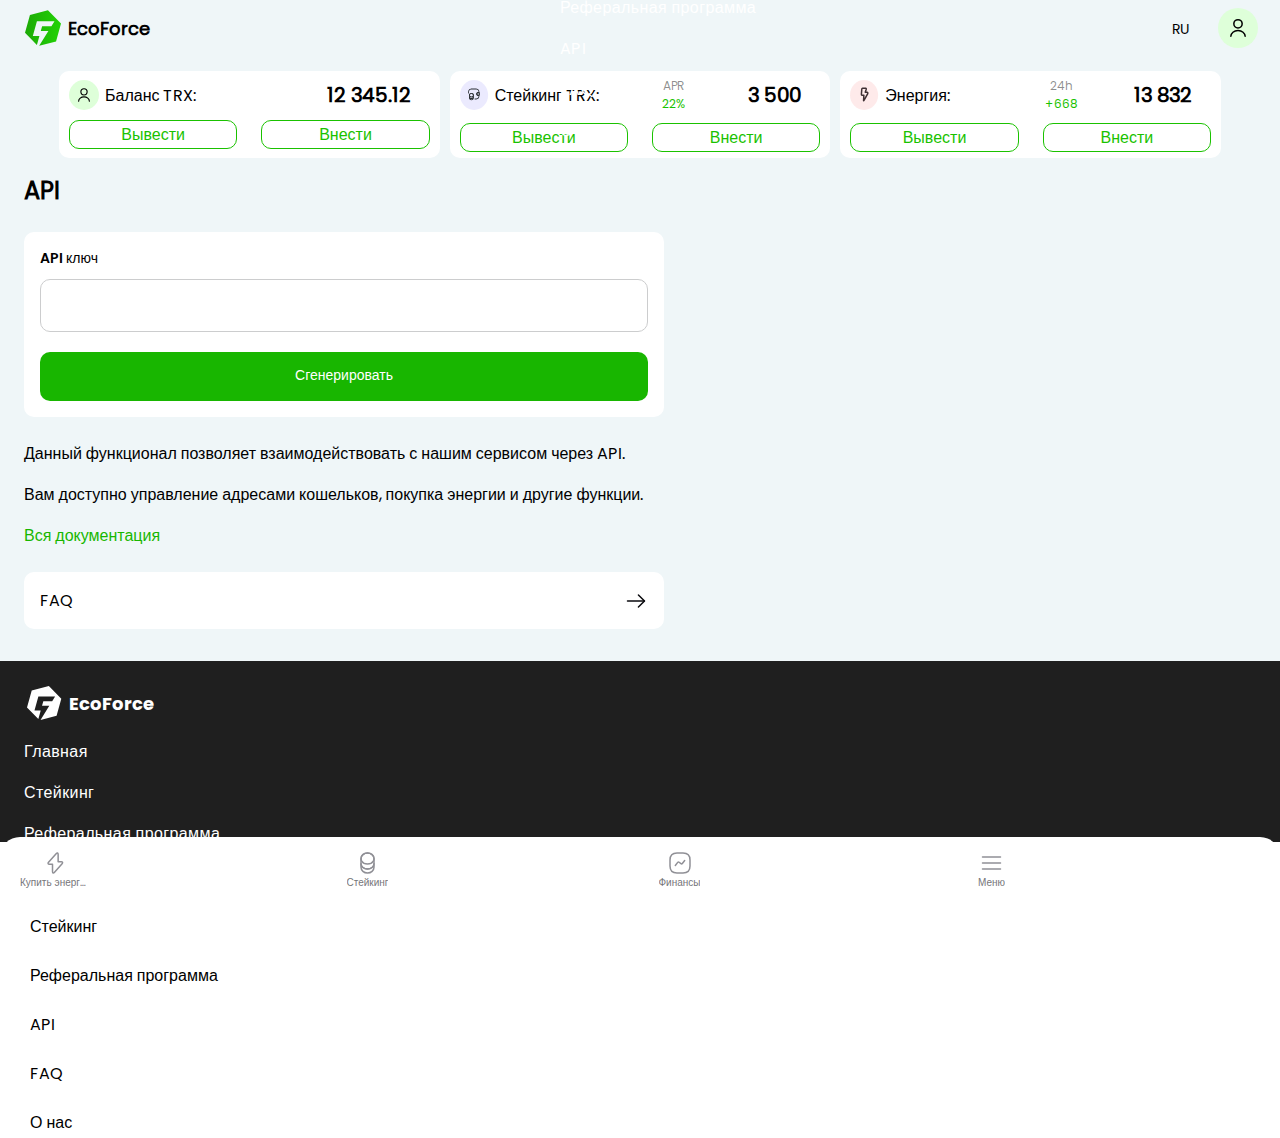
<file: api.html>
<!DOCTYPE html>
<html lang="ru">
  <head>
    <meta charset="UTF-8" />
    <meta name="viewport" content="width=device-width, initial-scale=1.0" />
    <title>Referal</title>
    <link rel="icon" href="./svg/favicon.svg">
    <link rel="stylesheet" href="./styles/globals.css">
    <link rel="stylesheet" href="./fonts/fonts.css">
    <link rel="stylesheet" href="./styles/style.css">
    <link rel="stylesheet" href="./styles/log.css">
    <link rel="stylesheet" href="./styles/stacking.css">
    <link rel="stylesheet" href="./styles/api.css">
  </head>
  <body class="page">
    <header class="header">
      <div class="header-logo-contetnt go-title">
        <img src="./svg/favicon.svg" alt="Логотип" class="logo">
        <span class="logo-text">EcoForce</span>
      </div>
      <ul class="footer-navigation header-nav">
        <li class="navig-text-li">
          <span class="navig-text go-title">Главная</span>
        </li>
        <li class="navig-text-li">
          <span class="navig-text go-stacking">Стейкинг</span>
        </li>
        <li class="navig-text-li">
          <span class="navig-text go-ref">Реферальная программа</span>
        </li>
        <li class="navig-text-li">
          <span class="navig-text go-api">API</span>
        </li>
        <li class="navig-text-li">
          <span class="navig-text go-faq">FAQ</span>
        </li>
        <li class="navig-text-li">
          <span class="navig-text">О нас</span>
        </li>
      </ul>
      <div class="header-buttons">
        <button class="change-lang-btn">
          <span class="change-lang-text">ru</span>
        </button>
        <button class="header-login-btn">
          <img src="./svg/user.svg">
        </button>
        <div class="login-logout" onclick="window.location.href='./unloged.html'">
          <img src="./svg/logout.svg">
          <span>Выход</span>
        </div>
      </div>
      <div class="logout-backdrops"></div>
    </header>
    <section class="log-info">
      <ul class="log-list">
        <li class="log-card">
          <div class="log-content user-content">
            <img src="./svg/user.svg" class="log-svg">
            <div class="log-text">
              <span>Баланс TRX:</span>
              <div class="log-card-info">
                <span class="text-balance">12 345.12</span>
              </div>
            </div>
          </div>
          <div class="log-buttons">
            <button class="log-btn">
              <span class="log-btn-text">Вывести</span>
            </button>
            <button class="log-btn">
              <span class="log-btn-text">Внести</span>
            </button>
          </div>
          <img src="./svg/more.svg" class="more-btn">
        </li>
        <li class="log-card">
          <div class="log-content">
            <img src="./svg/stacking.svg" class="log-svg">
            <div class="log-text">
                <span>Стейкинг TRX:</span>
                <div class="time-info">
                  <span class="name-info">APR</span>
                  <span class="number-info">22%</span>
                </div>
              <span class="text-balance">3 500</span>
            </div>
          </div>
          <div class="log-buttons">
            <button class="log-btn">
              <span class="log-btn-text">Вывести</span>
            </button>
            <button class="log-btn">
              <span class="log-btn-text">Внести</span>
            </button>
          </div>
          <img src="./svg/more.svg" class="more-btn">
        </li>
        <li class="log-card">
          <div class="log-content">
            <img src="./svg/log-energy.svg" class="log-svg">
            <div class="log-text">
                <span>Энергия:</span>
                <div class="time-info center-info">
                  <span class="name-info">24h</span>
                  <span class="number-info">+668</span>
                </div>
              <span class="text-balance">13 832</span>
            </div>
          </div>
          <div class="log-buttons">
            <button class="log-btn">
              <span class="log-btn-text">Вывести</span>
            </button>
            <button class="log-btn">
              <span class="log-btn-text">Внести</span>
            </button>
          </div>
          <img src="./svg/more.svg" class="more-btn">
        </li>
      </ul>
    </section>
    <main class="main hidden">
      <h2 class="api-title">API</h2>
      <section class="api-key-sec">
        <h3 class="api-key-title">API ключ</h3>
        <input type="text" class="api-key-input">
        <button class="api-key-btn">
          Сгенерировать
        </button>
      </section>
      <section class="api-about-sec">
        <p class="api-about-text">
          Данный функционал позволяет взаимодействовать с нашим сервисом через API.
        </p>
        <p class="api-about-text">
          Вам доступно управление адресами кошельков, покупка энергии и другие функции.
        </p>
        <span class="api-about-text-accent">Вся документация</span>
      </section>
      <section class="api-refac-faq go-faq">
        <span class="api-refac-text">FAQ</span>
        <img src="./svg/arrow.svg">
      </section>
    </main>
    <footer class="footer">
      <div class="footer-main">
        <div class="footer-logo-content">
          <img src="./svg/logo__final.svg">
          <span class="logo-text footer-logo-text">EcoForce</span>
        </div>
        <ul class="footer-navigation">
          <li class="navig-text-li">
            <span class="navig-text go-title">Главная</span>
          </li>
          <li class="navig-text-li">
            <span class="navig-text go-stacking">Стейкинг</span>
          </li>
          <li class="navig-text-li">
            <span class="navig-text go-ref">Реферальная программа</span>
          </li>
          <li class="navig-text-li">
            <span class="navig-text go-api">API</span>
          </li>
          <li class="navig-text-li">
            <span class="navig-text go-faq">FAQ</span>
          </li>
          <li class="navig-text-li">
            <span class="navig-text">О нас</span>
          </li>
        </ul>
      </div>
      <div class="footer-police">
        <span class="support-text">Техподдержка: <a href="#" class="support-tg">@tg_address</a></span>
        <div class="footer-low">
          <span class="copyright">©2025, EcoForce</span>
          <a href="#" class="police-privacy">Политика конфиденциальности</a>
        </div>
      </div>
    </footer>
    <menu class="menu-phone">
      <div class="menu-list-pos">
        <button class="menu-phone-btn">
          <img src="./svg/flash.svg">
          <span class="phone-btn-text">Купить энергию</span>
        </button>
        <button class="menu-phone-btn go-stacking">
          <img src="./svg/coin.svg">
          <span class="phone-btn-text">Стейкинг</span>
        </button>
        <button class="menu-phone-btn">
          <img src="./svg/activity.svg">
          <span class="phone-btn-text">Финансы</span>
        </button>
        <button class="menu-phone-btn" id="menu-phone">
          <svg width="25" height="24" viewBox="0 0 25 24" fill="none" xmlns="http://www.w3.org/2000/svg">
            <path d="M3.5 6H21.5" stroke="#909096" stroke-width="1.5" stroke-linecap="round"/>
            <path d="M3.5 12H21.5" stroke="#909096" stroke-width="1.5" stroke-linecap="round"/>
            <path d="M3.5 18H21.5" stroke="#909096" stroke-width="1.5" stroke-linecap="round"/>
          </svg> 
          <span class="phone-btn-text">Меню</span>
        </button>
        <ul class="menu-list">
          <li class="menu-text-li">
            <span class="menu-text go-title close-menu">Главная</span>
          </li>
          <li class="menu-text-li">
            <span class="menu-text go-stacking close-menu">Стейкинг</span>
          </li>
          <li class="menu-text-li">
            <span class="menu-text close-menu go-ref">Реферальная программа</span>
          </li>
          <li class="menu-text-li">
            <span class="menu-text close-menu go-api">API</span>
          </li>
          <li class="menu-text-li">
            <span class="menu-text close-menu go-faq">FAQ</span>
          </li>
          <li class="menu-text-li">
            <span class="menu-text close-menu">О нас</span>
          </li>
          <button class="menu-list-btn">
            <img src="./svg/close_24.svg" alt="">
          </button>
        </ul>
        <div class="menu-list-back"></div>
      </div>
    </menu>
    <script src="./scripts/script.js"></script>
    <script src="./scripts/log.js"></script>
  </body>
</html>
</file>
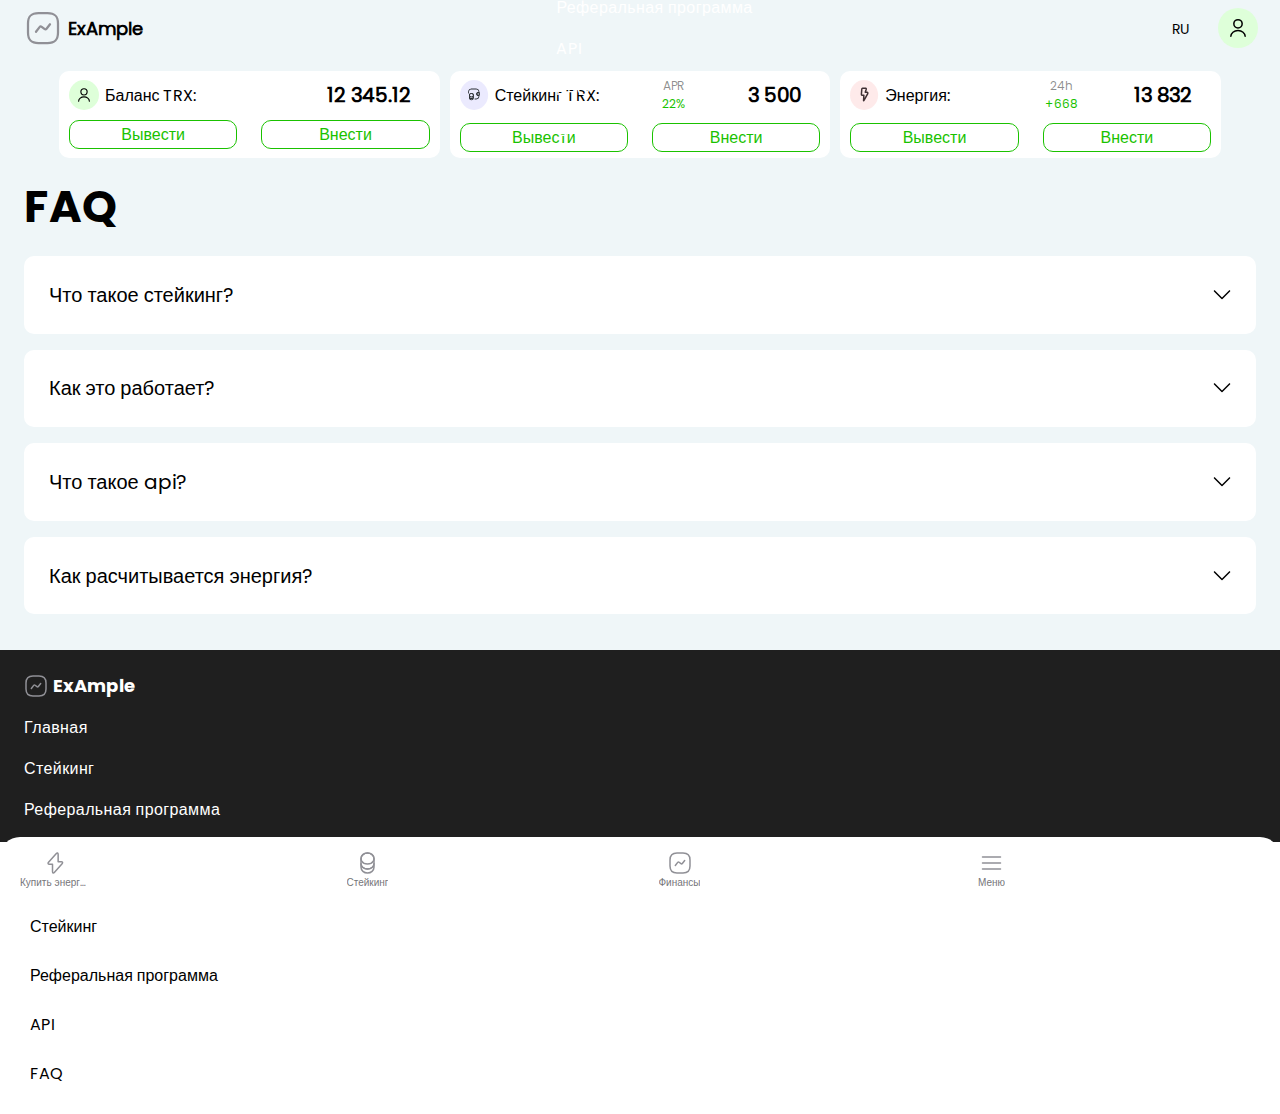
<file: faq.html>
<!DOCTYPE html>
<html lang="ru">
  <head>
    <meta charset="UTF-8" />
    <meta name="viewport" content="width=device-width, initial-scale=1.0" />
    <title>FAQ</title>
    <link rel="icon" href="./svg/activity.svg">
    <link rel="stylesheet" href="./styles/globals.css">
    <link rel="stylesheet" href="./fonts/fonts.css">
    <link rel="stylesheet" href="./styles/style.css">
    <link rel="stylesheet" href="./styles/log.css">
    <link rel="stylesheet" href="./styles/stacking.css">
    <link rel="stylesheet" href="./styles/faq.css">
  </head>
  <body class="page">
    <header class="header">
      <div class="header-logo-contetnt go-title">
        <img src="./svg/activity.svg" alt="Логотип" class="logo">
        <span class="logo-text">ExAmple</span>
      </div>
      <ul class="footer-navigation header-nav">
        <li class="navig-text-li">
          <span class="navig-text go-title">Главная</span>
        </li>
        <li class="navig-text-li">
          <span class="navig-text go-stacking">Стейкинг</span>
        </li>
        <li class="navig-text-li">
          <span class="navig-text go-ref">Реферальная программа</span>
        </li>
        <li class="navig-text-li">
          <span class="navig-text go-api">API</span>
        </li>
        <li class="navig-text-li">
          <span class="navig-text go-faq">FAQ</span>
        </li>
        <li class="navig-text-li">
          <span class="navig-text">О нас</span>
        </li>
      </ul>
      <div class="header-buttons">
        <button class="change-lang-btn">
          <span class="change-lang-text">ru</span>
        </button>
        <button class="header-login-btn">
          <img src="./svg/user.svg">
        </button>
        <div class="login-logout" onclick="window.location.href='./unloged.html'">
          <img src="./svg/logout.svg">
          <span>Выход</span>
        </div>
      </div>
      <div class="logout-backdrops"></div>
    </header>
    <section class="log-info">
      <ul class="log-list">
        <li class="log-card">
          <div class="log-content user-content">
            <img src="./svg/user.svg" class="log-svg">
            <div class="log-text">
              <span>Баланс TRX:</span>
              <div class="log-card-info">
                <span class="text-balance">12 345.12</span>
              </div>
            </div>
          </div>
          <div class="log-buttons">
            <button class="log-btn">
              <span class="log-btn-text">Вывести</span>
            </button>
            <button class="log-btn">
              <span class="log-btn-text">Внести</span>
            </button>
          </div>
          <img src="./svg/more.svg" class="more-btn">
        </li>
        <li class="log-card">
          <div class="log-content">
            <img src="./svg/stacking.svg" class="log-svg">
            <div class="log-text">
                <span>Стейкинг TRX:</span>
                <div class="time-info">
                  <span class="name-info">APR</span>
                  <span class="number-info">22%</span>
                </div>
              <span class="text-balance">3 500</span>
            </div>
          </div>
          <div class="log-buttons">
            <button class="log-btn">
              <span class="log-btn-text">Вывести</span>
            </button>
            <button class="log-btn">
              <span class="log-btn-text">Внести</span>
            </button>
          </div>
          <img src="./svg/more.svg" class="more-btn">
        </li>
        <li class="log-card">
          <div class="log-content">
            <img src="./svg/log-energy.svg" class="log-svg">
            <div class="log-text">
                <span>Энергия:</span>
                <div class="time-info center-info">
                  <span class="name-info">24h</span>
                  <span class="number-info">+668</span>
                </div>
              <span class="text-balance">13 832</span>
            </div>
          </div>
          <div class="log-buttons">
            <button class="log-btn">
              <span class="log-btn-text">Вывести</span>
            </button>
            <button class="log-btn">
              <span class="log-btn-text">Внести</span>
            </button>
          </div>
          <img src="./svg/more.svg" class="more-btn">
        </li>
      </ul>
    </section>
    <main class="main hidden">
      <h2 class="faq-title">FAQ</h2>
      <ul class="faq-list">
        <li class="faq-card">
          <div class="faq-card-head">
            <h3 class="faq-card-title">Что такое стейкинг?</h3>
            <img src="./svg/service-list.svg" class="faq-list-scg">
          </div>
          <div class="faq-card-main">
            <span class="faq-answer">Стейкинг (staking) — это процесс блокировки криптовалюты 
              на определённый срок для поддержки работы блокчейна и 
              получения вознаграждения.
            </span>
          </div>
        </li>
        <li class="faq-card">
          <div class="faq-card-head">
            <h3 class="faq-card-title">Как это работает?</h3>
            <img src="./svg/service-list.svg" class="faq-list-scg">
          </div>
          <div class="faq-card-main">
            <span class="faq-answer">Некоторые блокчейны используют алгоритм Proof 
              of Stake (PoS) и его вариации (например, Delegated PoS, Liquid PoS, 
              Proof of Staked Authority). В отличие от Proof of Work (PoW), где сеть 
              поддерживают майнеры, здесь валидаторы (держатели криптовалюты) подтверждают 
              транзакции, блокируя свои монеты в сети.
            </span>
          </div>
        </li>
        <li class="faq-card">
          <div class="faq-card-head">
            <h3 class="faq-card-title">Что такое api?</h3>
            <img src="./svg/service-list.svg" class="faq-list-scg">
          </div>
          <div class="faq-card-main">
            <span class="faq-answer">API (Application Programming Interface) — 
              это интерфейс для взаимодействия между программами. Он определяет, 
              как одна программа может запрашивать данные или функциональность у другой.
            </span>
          </div>
        </li>
        <li class="faq-card">
          <div class="faq-card-head">
            <h3 class="faq-card-title">Как расчитывается энергия?</h3>
            <img src="./svg/service-list.svg" class="faq-list-scg">
          </div>
          <div class="faq-card-main">
            <span class="faq-answer">Энергия рассчитывается 
              как сумма активности пользователей и скорости транзакций, умноженная 
              на коэффициент стабильности работы. Чем больше транзакций, 
              выше вовлечённость пользователей и стабильнее сайт, тем выше его "энергия".
            </span>
          </div>
        </li>
      </ul>
    </main>
    <footer class="footer">
      <div class="footer-main">
        <div class="footer-logo-content">
          <img src="./svg/activity.svg">
          <span class="logo-text footer-logo-text">ExAmple</span>
        </div>
        <ul class="footer-navigation">
          <li class="navig-text-li">
            <span class="navig-text go-title">Главная</span>
          </li>
          <li class="navig-text-li">
            <span class="navig-text go-stacking">Стейкинг</span>
          </li>
          <li class="navig-text-li">
            <span class="navig-text go-ref">Реферальная программа</span>
          </li>
          <li class="navig-text-li">
            <span class="navig-text go-api">API</span>
          </li>
          <li class="navig-text-li">
            <span class="navig-text go-faq">FAQ</span>
          </li>
          <li class="navig-text-li">
            <span class="navig-text">О нас</span>
          </li>
        </ul>
      </div>
      <div class="footer-police">
        <span class="support-text">Техподдержка: <a href="#" class="support-tg">@tg_address</a></span>
        <div class="footer-low">
          <span class="copyright">©2025, EcoForce</span>
          <a href="#" class="police-privacy">Политика конфиденциальности</a>
        </div>
      </div>
    </footer>
    <menu class="menu-phone">
      <div class="menu-list-pos">
        <button class="menu-phone-btn">
          <img src="./svg/flash.svg">
          <span class="phone-btn-text">Купить энергию</span>
        </button>
        <button class="menu-phone-btn go-stacking">
          <img src="./svg/coin.svg">
          <span class="phone-btn-text">Стейкинг</span>
        </button>
        <button class="menu-phone-btn">
          <img src="./svg/activity.svg">
          <span class="phone-btn-text">Финансы</span>
        </button>
        <button class="menu-phone-btn" id="menu-phone">
          <svg width="25" height="24" viewBox="0 0 25 24" fill="none" xmlns="http://www.w3.org/2000/svg">
            <path d="M3.5 6H21.5" stroke="#909096" stroke-width="1.5" stroke-linecap="round"/>
            <path d="M3.5 12H21.5" stroke="#909096" stroke-width="1.5" stroke-linecap="round"/>
            <path d="M3.5 18H21.5" stroke="#909096" stroke-width="1.5" stroke-linecap="round"/>
          </svg> 
          <span class="phone-btn-text">Меню</span>
        </button>
        <ul class="menu-list">
          <li class="menu-text-li">
            <span class="menu-text go-title close-menu">Главная</span>
          </li>
          <li class="menu-text-li">
            <span class="menu-text go-stacking close-menu">Стейкинг</span>
          </li>
          <li class="menu-text-li">
            <span class="menu-text close-menu go-ref">Реферальная программа</span>
          </li>
          <li class="menu-text-li">
            <span class="menu-text close-menu go-api">API</span>
          </li>
          <li class="menu-text-li">
            <span class="menu-text close-menu go-faq">FAQ</span>
          </li>
          <li class="menu-text-li">
            <span class="menu-text close-menu">О нас</span>
          </li>
          <button class="menu-list-btn">
            <img src="./svg/close_24.svg" alt="">
          </button>
        </ul>
        <div class="menu-list-back"></div>
      </div>
    </menu>
    <script src="./scripts/script.js"></script>
    <script src="./scripts/log.js"></script>
  </body>
</html>
</file>
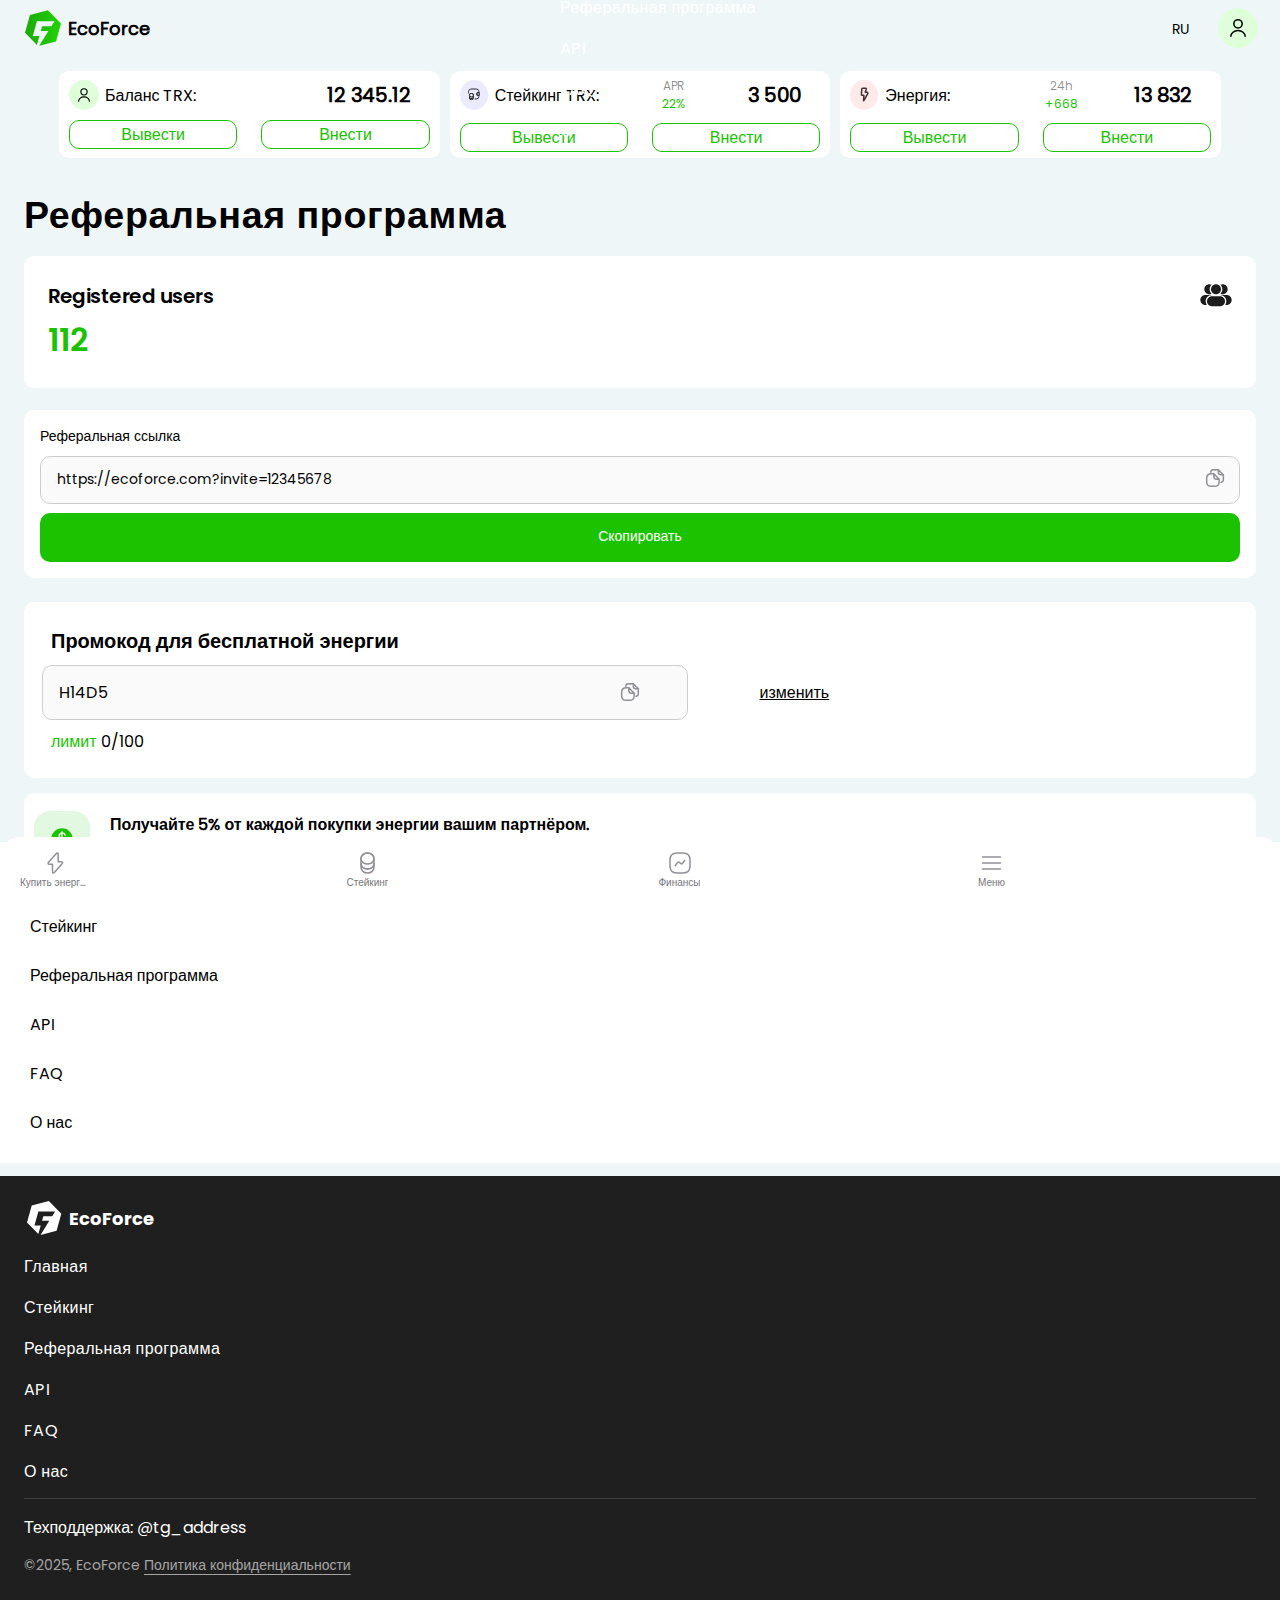
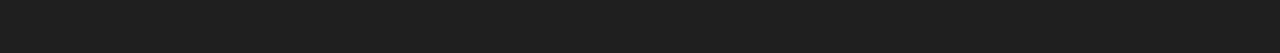
<file: ref.html>
<!DOCTYPE html>
<html lang="ru">
  <head>
    <meta charset="UTF-8" />
    <meta name="viewport" content="width=device-width, initial-scale=1.0" />
    <title>Stacking</title>
    <link rel="icon" href="./svg/favicon.svg">
    <link rel="stylesheet" href="./styles/globals.css">
    <link rel="stylesheet" href="./fonts/fonts.css">
    <link rel="stylesheet" href="./styles/style.css">
    <link rel="stylesheet" href="./styles/log.css">
    <link rel="stylesheet" href="./styles/stacking.css">
    <link rel="stylesheet" href="./styles/ref.css">
  </head>
  <body class="page">
    <header class="header">
      <div class="header-logo-contetnt go-title">
        <img src="./svg/favicon.svg" alt="Логотип" class="logo">
        <span class="logo-text">EcoForce</span>
      </div>
      <ul class="footer-navigation header-nav">
        <li class="navig-text-li">
          <span class="navig-text go-title">Главная</span>
        </li>
        <li class="navig-text-li">
          <span class="navig-text go-stacking">Стейкинг</span>
        </li>
        <li class="navig-text-li">
          <span class="navig-text go-ref">Реферальная программа</span>
        </li>
        <li class="navig-text-li">
          <span class="navig-text">API</span>
        </li>
        <li class="navig-text-li">
          <span class="navig-text">FAQ</span>
        </li>
        <li class="navig-text-li">
          <span class="navig-text">О нас</span>
        </li>
      </ul>
      <div class="header-buttons">
        <button class="change-lang-btn">
          <span class="change-lang-text">ru</span>
        </button>
        <button class="header-login-btn">
          <img src="./svg/user.svg">
        </button>
        <div class="login-logout" onclick="window.location.href='./unloged.html'">
          <img src="./svg/logout.svg">
          <span>Выход</span>
        </div>
      </div>
      <div class="logout-backdrops"></div>
    </header>
    <section class="log-info">
      <ul class="log-list">
        <li class="log-card">
          <div class="log-content user-content">
            <img src="./svg/user.svg" class="log-svg">
            <div class="log-text">
              <span>Баланс TRX:</span>
              <div class="log-card-info">
                <span class="text-balance">12 345.12</span>
              </div>
            </div>
          </div>
          <div class="log-buttons">
            <button class="log-btn">
              <span class="log-btn-text">Вывести</span>
            </button>
            <button class="log-btn">
              <span class="log-btn-text">Внести</span>
            </button>
          </div>
          <img src="./svg/more.svg" class="more-btn">
        </li>
        <li class="log-card">
          <div class="log-content">
            <img src="./svg/stacking.svg" class="log-svg">
            <div class="log-text">
                <span>Стейкинг TRX:</span>
                <div class="time-info">
                  <span class="name-info">APR</span>
                  <span class="number-info">22%</span>
                </div>
              <span class="text-balance">3 500</span>
            </div>
          </div>
          <div class="log-buttons">
            <button class="log-btn">
              <span class="log-btn-text">Вывести</span>
            </button>
            <button class="log-btn">
              <span class="log-btn-text">Внести</span>
            </button>
          </div>
          <img src="./svg/more.svg" class="more-btn">
        </li>
        <li class="log-card">
          <div class="log-content">
            <img src="./svg/log-energy.svg" class="log-svg">
            <div class="log-text">
                <span>Энергия:</span>
                <div class="time-info center-info">
                  <span class="name-info">24h</span>
                  <span class="number-info">+668</span>
                </div>
              <span class="text-balance">13 832</span>
            </div>
          </div>
          <div class="log-buttons">
            <button class="log-btn">
              <span class="log-btn-text">Вывести</span>
            </button>
            <button class="log-btn">
              <span class="log-btn-text">Внести</span>
            </button>
          </div>
          <img src="./svg/more.svg" class="more-btn">
        </li>
      </ul>
    </section>
    <main class="main hidden">
      <h1 class="ref-title">Реферальная программа</h1>
      <section class="reg-users">
        <div class="reg-content">
          <span class="reg-title">Registered users</span>
          <img src="./svg/Hicon/Bold/Group 3.svg">
        </div>
        <span class="users-reg-value">112</span>
      </section>
      <section class="ref-link">
        <h2 class="ref-link-title">Реферальная ссылка</h2>
        <div class="ref-link-copy">
          <input type="text" id="ref-link" class="ref-link-input" value="https://ecoforce.com?invite=12345678" disabled>
          <img src="./svg/vuesax/linear/document-copy.svg" class="ref-link-input-img">
        </div>
        <button class="ref-link-btn">
          <span class="ref-link-btn-text">Скопировать</span>
        </button>
      </section>
      <section class="promo-ref">
        <h2 class="promo-ref-title">Промокод  для бесплатной энергии</h2>
        <div class="promo-ref-content">
          <input type="text" class="promo-ref-input" value="H14D5" disabled>
          <img src="./svg/vuesax/linear/document-copy.svg" class="ref-promo-input-img">
          <button class="promo-ref-btn">изменить</button>
        </div>
        <span class="promo-ref-limit">лимит <span class="promo-ref-limit-value">0/100</span></span>
      </section>
      <section class="plus-ref">
        <ul class="plus-ref-list">
          <li class="plus-ref-card">
            <img src="./svg/dolla.svg">
            <div class="promo-ref-card-contet">
              <h3 class="promo-ref-card-title">Получайте 5% от каждой покупки энергии вашим партнёром.</h3>
              <p class="promo-ref-text">Каждый раз, когда приглашённый вами пользователь приобретает энергию, 5% от её стоимости поступают на ваш баланс.</p>
            </div>
          </li>
          <li class="plus-ref-card">
            <img src="./svg/calendar.svg">
            <div class="promo-ref-card-contet">
              <h3 class="promo-ref-card-title">Зарабатывайте 5% от дохода партнёра в стейкинге.</h3>
              <p class="promo-ref-text">Если ваш партнёр застейкал TRX, вы будете ежедневно получать 5% от его дохода в энергии, которую он генерирует в стейкинге.</p>
            </div>
          </li>
          <li class="plus-ref-card">
            <img src="./svg/alram-clock.svg">
            <div class="promo-ref-card-contet">
              <h3 class="promo-ref-card-title">Создавайте свой промокод и делитесь им!</h3>
              <p class="promo-ref-text">Создавайте свой промокод и делитесь им! Ваш партнёр получит бесплатную энергию, а вы станете его реферером и начнёте получать пассивный доход от его активности. Ваш промокод можно использовать 100 раз по умолчанию. Один пользователь может применить только один промокод. Если вам требуется увеличить лимит использований кода, свяжитесь с техподдержкой.</p>
            </div>
          </li>
        </ul>
      </section>
    </main>
    <footer class="footer">
      <div class="footer-main">
        <div class="footer-logo-content">
          <img src="./svg/logo__final.svg">
          <span class="logo-text footer-logo-text">EcoForce</span>
        </div>
        <ul class="footer-navigation">
          <li class="navig-text-li">
            <span class="navig-text go-title">Главная</span>
          </li>
          <li class="navig-text-li">
            <span class="navig-text go-stacking">Стейкинг</span>
          </li>
          <li class="navig-text-li">
            <span class="navig-text go-ref">Реферальная программа</span>
          </li>
          <li class="navig-text-li">
            <span class="navig-text">API</span>
          </li>
          <li class="navig-text-li">
            <span class="navig-text">FAQ</span>
          </li>
          <li class="navig-text-li">
            <span class="navig-text">О нас</span>
          </li>
        </ul>
      </div>
      <div class="footer-police">
        <span class="support-text">Техподдержка: <a href="#" class="support-tg">@tg_address</a></span>
        <div class="footer-low">
          <span class="copyright">©2025, EcoForce</span>
          <a href="#" class="police-privacy">Политика конфиденциальности</a>
        </div>
      </div>
    </footer>
    <menu class="menu-phone">
      <div class="menu-list-pos">
        <button class="menu-phone-btn">
          <img src="./svg/flash.svg">
          <span class="phone-btn-text">Купить энергию</span>
        </button>
        <button class="menu-phone-btn go-stacking">
          <img src="./svg/coin.svg">
          <span class="phone-btn-text">Стейкинг</span>
        </button>
        <button class="menu-phone-btn">
          <img src="./svg/activity.svg">
          <span class="phone-btn-text">Финансы</span>
        </button>
        <button class="menu-phone-btn" id="menu-phone">
          <svg width="25" height="24" viewBox="0 0 25 24" fill="none" xmlns="http://www.w3.org/2000/svg">
            <path d="M3.5 6H21.5" stroke="#909096" stroke-width="1.5" stroke-linecap="round"/>
            <path d="M3.5 12H21.5" stroke="#909096" stroke-width="1.5" stroke-linecap="round"/>
            <path d="M3.5 18H21.5" stroke="#909096" stroke-width="1.5" stroke-linecap="round"/>
          </svg> 
          <span class="phone-btn-text">Меню</span>
        </button>
        <ul class="menu-list">
          <li class="menu-text-li">
            <span class="menu-text go-title close-menu">Главная</span>
          </li>
          <li class="menu-text-li">
            <span class="menu-text go-stacking close-menu">Стейкинг</span>
          </li>
          <li class="menu-text-li">
            <span class="menu-text close-menu go-ref">Реферальная программа</span>
          </li>
          <li class="menu-text-li">
            <span class="menu-text close-menu">API</span>
          </li>
          <li class="menu-text-li">
            <span class="menu-text close-menu">FAQ</span>
          </li>
          <li class="menu-text-li">
            <span class="menu-text close-menu">О нас</span>
          </li>
          <button class="menu-list-btn">
            <img src="./svg/close_24.svg" alt="">
          </button>
        </ul>
        <div class="menu-list-back"></div>
      </div>
    </menu>
    <script src="./scripts/script.js"></script>
    <script src="./scripts/log.js"></script>
  </body>
</html>
</file>
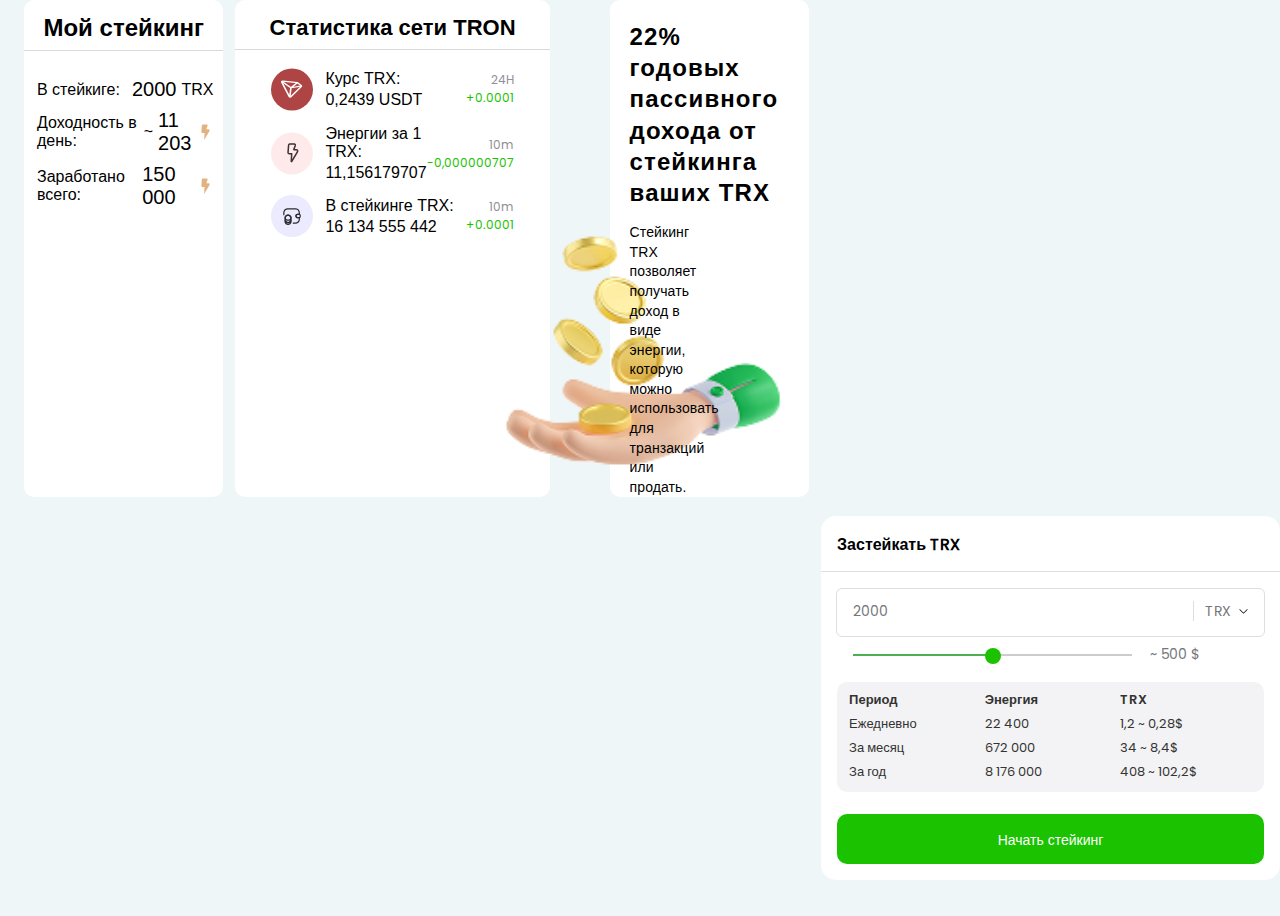
<file: stacking.html>
<!DOCTYPE html>
<html lang="ru">
  <head>
    <meta charset="UTF-8" />
    <meta name="viewport" content="width=device-width, initial-scale=1.0" />
    <link rel="stylesheet" href="./styles/globals.css">
    <link rel="stylesheet" href="./fonts/fonts.css">
    <link rel="stylesheet" href="./styles/style.css">
    <link rel="stylesheet" href="./styles/log.css">
  </head>
  <body class="page">
    <main class="main">
      <section class="my-stake">
        <h2 class="my-stake-title">Мой стейкинг</h2>
        <ul class="my-stake-list">
          <li class="my-stake-line">
            <span class="my-stake-line-name">В стейкиге:</span>
            <span class="my-stake-line-value">
              <span class="my-stake-value">
                2000
              </span>
              TRX
            </span>
          </li>
          <li class="my-stake-line">
            <span class="my-stake-line-name">Доходность в день:</span>
            <span class="my-stake-line-value">
              ~
              <span class="my-stake-value">
                11 203
              </span>
              <img src="./svg/thounder.svg">
            </span> 
          </li>
          <li class="my-stake-line">
            <span class="my-stake-line-name">Заработано всего: </span>
            <span class="my-stake-line-value">
              <span class="my-stake-value">
                150 000
              </span>
              <img src="./svg/thounder.svg">
            </span>
          </li>
        </ul>
      </section>
      <section class="stats">
        <h2 class="stats-title">Статистика сети TRON</h2>
        <ul class="stats-list">
          <li class="stats-line">
            <img src="./svg/trx-icon.svg">
            <div class="stats-content">
              <div class="stats-name">
                <span class="stats-line-name">
                  Курс TRX:
                </span>
                <span class="stats-line-value">
                  0,2439 USDT
                </span>
              </div>
              <div class="stats-change">
                <span class="stats-time">
                  24H
                </span>
                <span class="stats-change-value">
                  +0.0001
                </span>
              </div>
            </div>
          </li>
          <li class="stats-line">
            <img src="./svg/energy-stake.svg">
            <div class="stats-content">
              <div class="stats-name">
                <span class="stats-line-name">
                  Энергии за 1 TRX:
                </span>
                <span class="stats-line-value">
                  11,156179707 
                </span>
              </div>
              <div class="stats-change">
                <span class="stats-time">
                  10m
                </span>
                <span class="stats-change-value">
                  -0,000000707
                </span>
              </div>
            </div>
          </li>
          <li class="stats-line">
            <img src="./svg/wallet.svg">
            <div class="stats-content">
              <div class="stats-name">
                <span class="stats-line-name">
                  В стейкинге TRX:
                </span>
                <span class="stats-line-value">
                  16 134 555 442
                </span>
              </div>
              <div class="stats-change">
                <span class="stats-time">
                  10m
                </span>
                <span class="stats-change-value">
                  +0.0001
                </span>
              </div>
            </div>
          </li>
        </ul>
      </section>
      <section class="procent">
        <h2 class="procent-title">
          22% годовых пассивного дохода от стейкинга ваших TRX
        </h2>
        <span class="procent-text">
          Стейкинг TRX позволяет получать доход в 
          виде энергии, которую можно использовать для 
          транзакций или продать.
        </span>
        <img src="./svg/money-back.png" class="procent-img">
      </section>
      <section class="earn" style="grid-area: sec-earn;">
        <div class="card card-earn">
          <h2 class="title-earn">Застейкать TRX</h2>
          <div class="stacking-calc">
            <div class="stacking-input-content input">
              <input type="number" class="stacking-input" id="stacking-value" value="2000">
              <div class="dropdown">
                <button class="dropdown-btn">TRX</button>
                <img src="./svg/service-list.svg" class="drop-svg">
                <ul class="dropdown-menu">
                  <li class="selected">TRX</li>
                  <li>Dollar</li>
                </ul>
              </div>
            </div>
            <div class="stacking-range-content">
              <input type="range" class="stacking-range" id="stacking-range" max="1000" step="10" min="0">
              <span class="range-price">~ <span id="range-value">500</span> $</span>
            </div>
          </div>
          <div class="stacking-list">
            <ul class="stacking-tab-list">
              <li class="stacking-tab-text tab-accent">Период</li>
              <li class="stacking-tab-text tab-accent">Энергия</li>
              <li class="stacking-tab-text tab-accent">TRX</li>
              <li class="stacking-tab-text">Ежедневно</li>
              <li class="stacking-tab-text">22 400</li>
              <li class="stacking-tab-text">1,2 ~ 0,28$</li>
              <li class="stacking-tab-text">За месяц</li>
              <li class="stacking-tab-text">672 000</li>
              <li class="stacking-tab-text">34 ~ 8,4$</li>
              <li class="stacking-tab-text">За год</li>
              <li class="stacking-tab-text">8 176 000</li>
              <li class="stacking-tab-text">408 ~ 102,2$</li>
            </ul>
          </div>
          <button class="stacking-btn">
            <span class="stacking-btn-text">Начать стейкинг</span>
          </button>
        </div>
      </section>
      <section class="operation">
        <h2 class="card-title-content oper-title">История операций</h2>
        <ul class="operation-list">
          <li class="operation-card">
            <span class="card-stroke-text">
              Операция 
              <span class="user-trans">#1</span>
            </span>
            <span class="card-stroke-text">
              Дата: 
              <span class="user-trans">25.01.2025</span>
            </span>
            <span class="card-stroke-text">
              Адрес: 
              <span class="user-trans">TM1zzNDZD2DPASbKcgdVoTYhfmYgtfwx9R</span>
            </span>
            <span class="card-stroke-text">
              Энергия: 
              <span class="user-trans">153,000</span>
            </span>
            <span class="card-stroke-text">
              Срок: 
              <span class="user-trans">1 день</span>
            </span>
            <span class="card-stroke-text">
              Статус: 
              <span class="user-trans">Делегировано</span>
            </span>
            <span class="card-stroke-text">
              Стоимость: 
              <span class="user-trans">3 TRX</span>
            </span>
          </li>
          <li class="operation-card">
            <span class="card-stroke-text">
              Операция 
              <span class="user-trans">#2</span>
            </span>
            <span class="card-stroke-text">
              Дата: 
              <span class="user-trans">25.01.2025</span>
            </span>
            <span class="card-stroke-text">
              Адрес: 
              <span class="user-trans">TM1zzNDZD2DPASbKcgdVoTYhfmYgtfwx9R</span>
            </span>
            <span class="card-stroke-text">
              Энергия: 
              <span class="user-trans">153,000</span>
            </span>
            <span class="card-stroke-text">
              Срок: 
              <span class="user-trans">1 день</span>
            </span>
            <span class="card-stroke-text">
              Статус: 
              <span class="user-trans">Делегировано</span>
            </span>
            <span class="card-stroke-text">
              Стоимость: 
              <span class="user-trans">3 TRX</span>
            </span>
          </li>
          <li class="operation-card">
            <span class="card-stroke-text">
              Операция 
              <span class="user-trans">#3</span>
            </span>
            <span class="card-stroke-text">
              Дата: 
              <span class="user-trans">25.01.2025</span>
            </span>
            <span class="card-stroke-text">
              Адрес: 
              <span class="user-trans">TM1zzNDZD2DPASbKcgdVoTYhfmYgtfwx9R</span>
            </span>
            <span class="card-stroke-text">
              Энергия: 
              <span class="user-trans">153,000</span>
            </span>
            <span class="card-stroke-text">
              Срок: 
              <span class="user-trans">1 день</span>
            </span>
            <span class="card-stroke-text">
              Статус: 
              <span class="user-trans">Делегировано</span>
            </span>
            <span class="card-stroke-text">
              Стоимость: 
              <span class="user-trans">3 TRX</span>
            </span>
          </li>
          <button class="operation-more-btn">
            <span>
              Показать еще
            </span>
          </button>
        </ul>
      </section>
      <link rel="stylesheet" href="./styles/stacking.css">
    </main>
    <script src="./scripts/script.js"></script>
  </body>
</html>
</file>
<file: styles/globals.css>
*,
*::after,
*::before {
  box-sizing: border-box;
}

body {
  margin: 0;
}

h1,
h2,
h3,
h4,
h5,
h6,
p,
ul,
ol,
li {
  margin: 0;
  padding: 0;
}

a {
  color: inherit;
}

button,
input {
  color: currentColor;
  font-family: inherit;
  font-size: inherit;
}

ul,
ol {
  list-style: none;
}

.visually-hidden {
  position: absolute;
  inline-size: 1px;
  block-size: 1px;
  overflow: hidden;
  clip: rect(0 0 0 0);
  clip-path: inset(50%);
  white-space: nowrap;
}
</file>
<file: fonts/fonts.css>
/* В этом файле вы импортируете все шрифты для сайта. Один из них вариативный и требует особенной настройки */
@font-face {
  font-family: 'Poppins-bold';
  src:
    local('Poppins'),
    url('../fonts/Poppins/Poppins Bold.ttf');
    font-weight: 700;
}

@font-face {
  font-family: 'Poppins';
  src:
    local('Poppins'),
        url('../fonts/Poppins/Poppins Regular.ttf');
    font-weight: 400;
}

@font-face {
  font-family: 'Poppins-semi';
  src:
    local('Poppins'),
      url('../fonts/Poppins/Poppins SemiBold Regular.ttf');
    font-weight: 500;
}
</file>
<file: styles/style.css>
.page {
  margin: 0 auto;
  font-family: 'Poppins', sans-serif;
  font-size: 16px;
}

.header {
  display: flex;
  justify-content: space-between;
  padding: 0 16px 0 25px;
  align-items: center;
  height: 56px;
}

.header-logo-contetnt {
  display: flex;
  gap: 7px;
}

.logo {
  width: 36px;
}

.logo-text {
  font-size: 18px;
  font-weight: 700;
  align-self: center;
}

.header-buttons {
  display: flex;
  gap: 17px;
}

.change-lang-btn {
  background-color: transparent;
  border: none;
  text-align: center;
}

.change-lang-text {
  text-transform: uppercase;
  font-size: 14px;
  font-weight: 500;
}

.header-login-btn {
  background-color: transparent;
  border: none;
  display: flex;
  gap: 6px;
  align-items: center;
}

.headet-login-text {
  font-family: sans-serif;
  letter-spacing: 0.1px;
}

.main {
  background-color: #EFF6F8;
}

.energy {
  padding: 13px 24px 13px 23px;
}

.title {
  font-size: 20px;
  font-weight: 400;
  font-family: 'Poppins-semi', sans-serif;
  letter-spacing: 0.47px;
  line-height: 1.6;
}

.card {
  background-color: #fff;
  border-radius: 15px;
  margin-top: 16px;
}

.card-title-content {
  padding: 16px 16px 13px;
  display: flex;
  justify-content: space-between;
}

.energy-card-title {
  font-size: 16px;
  letter-spacing: 0.4px;
}

.energy-settings {
  display: flex;
  flex-direction: column;
  gap: 20px;
  padding: 16px 17px 16px 16px;
  border-bottom: 1px solid #DEDEE2;
  border-top: 1px solid #DEDEE2;
}

.addres-trans {
  display: flex;
  flex-direction: column;
  gap: 7px;
}

.addres-content {
  display: flex;
  justify-content: space-between;
  align-items: center;
}

.card-sec-title {
  font-size: 14px;
}

.addres-input {
  padding: 12px 50px 13px 16px;
}


.checkbox-add-content {
  display: flex;
  gap: 2px;
  align-items: center;
  padding-top: 4px;
  padding-left: 1px;
}

.custom-checkbox {
  position: absolute;
  z-index: -1;
  opacity: 0;
}

.custom-checkbox+label {
  display: inline-flex;
  align-items: center;
  user-select: none;
}
.custom-checkbox+label::before {
  content: '';
  display: inline-block;
  flex-grow: 0;
  flex-shrink: 0;
  width: 21px;
  height: 21px;
  margin-right: 0.5em;
  border: 1px solid rgba(26, 194, 0, 0.4);
  border-radius: 0.25em;
  background-repeat: no-repeat;
  background-position: center center;
  background-size: 50% 50%;
}

.custom-checkbox:checked+label::before {
  border-color: #1AC200;
  background-color: #1AC200;
  background-image: url("data:image/svg+xml,%3csvg xmlns='http://www.w3.org/2000/svg' viewBox='0 0 8 8'%3e%3cpath fill='%23fff' d='M6.564.75l-3.59 3.612-1.538-1.55L0 4.26 2.974 7.25 8 2.193z'/%3e%3c/svg%3e");
}

.custom-checkbox:not(:disabled):not(:checked)+label:hover::before {
  border-color: rgba(26, 194, 0, 0.4);
}

.custom-checkbox:disabled+label::before {
  background-color: rgba(26, 194, 0, 0.4);
}

.checkbox-text {
  font-size: 14px;
  letter-spacing: 0.25px;
}

.trans-content {
  padding-top: 1px;
  display: flex;
  flex-direction: column;
  gap: 5px;
}

.input-trans-content {
  display: grid;
  grid-template-columns: 2fr 1fr;
  gap: 10px;
}

.input-transaction {
  padding: 13px 16px;
  text-align: center;
  max-width: 187px;
}

.trans-buttons {
  border-radius: 5px;
  outline: 1px solid #DEDEE2;
  display: grid;
  grid-template-columns: 1fr 1fr;
}

.trans-btn {
  background-color: transparent;
  border: none;
  font-size: 25px;
  padding: 0;
}

.energy-shtyk {
  display: flex;
  flex-direction: column;
  gap: 7px;
  padding-top: 6px;
}

.left-border {
  border-left: 1px solid #DEDEE2;
}

.shtyk-input-content {
  display: grid;
  grid-template-columns: 77% 23%;
  padding-right: 12px;
}

.input {
  background-color: transparent;
  border: none;
  border-radius: 5px;
  outline: 1px solid #DEDEE2;
  font-size: 14px;
  color: #76767A;
  position: relative;
}

.input:hover {
  color: #000;
}

.input:active {
  color: #000;
}

.shtyk-input {
  font-size: 14px;
  padding: 11px 0 10px 16px;
  color: #76767A;
  border-radius: 5px 0 0 5px;
}

.shtyk-btn {
  border: none;
  background-color: transparent;
  display: flex;
  justify-content: center;
  align-items: center;
  border-radius: 0 5px 5px 0;
  outline: 1px solid #1AC200;
}

.checkbox-energy {
  display: flex;
  align-items: center;
  gap: 3px;
  padding-top: 20px;
}

.energy-subtext {
  font-size: 14px;
  color: #76767A;
}

.arend {
  display: flex;
  flex-direction: column;
  gap: 4px;
}

.arend-buttons {
  border-radius: 5px;
  display: grid;
  grid-template-columns: repeat(3, 1fr);
  outline: 1px solid #DEDEE2;
  padding: 4px;
}

.arend-btn {
  padding: 6px 0 10px;
  border: none;
  border-radius: 5px;
  background-color: transparent;
}

.arend-btn-active {
  background-color: #1AC200;
  color: #fff;
}

.btn-arend-text {
  font-size: 14px;
}

.standart-price {
  display: flex;
  flex-direction: column;
  padding-top: 14px;
}

.standart-text {
  font-size: 14px;
  letter-spacing: 0.3px;
}

.standart-number {
  text-decoration: line-through;
}

.energybuy {
  display: flex;
  flex-direction: column;
  gap: 14px;
  padding: 20px 16px 20px;
}

.text-enerbuy-content {
  display: flex;
  flex-direction: column;
}

.text-enerbuy {
  font-size: 14px;
}

.text-enerbuy-accent {
  font-size: 20px;
  font-family: 'Poppins-bold';
}

.energybuy-buttons {
  display: flex;
  flex-direction: column;
}

.energybuy-btn {
  padding: 12px 0;
  font-size: 15px;
  border-radius: 5px;
  border: none;
  background-color: transparent;
}

.energybuy-btn-active {
  background-color: #1AC200;
  color: #fff;
}

.stacking {
  display: flex;
  flex-direction: column;
  gap: 16px;
  padding: 0 24px 22px 23px;
}

.stacking-title {
  letter-spacing: 0.65px;
  line-height: 1.5;
  font-family: 'Poppins-bold', sans-serif;
  font-weight: 700;
}

.stacking-card-list {
  display: grid;
  grid-template-rows: repeat(3, 1fr);
  gap: 12px;
}

.stacking-card {
  display: flex;
  gap: 12px;
  max-height: 94px;
  padding: 10px 12px 22px;
  align-items: center;
  background-color: #fff;
  border-radius: 15px;
}

.stacking-card-img {
  object-fit: cover;
}

.stacking-card-text {
  line-height: 1.38;
  letter-spacing: 0.45px;
}

.input-content {
  position: relative;
}

.clear-button {
  position: absolute;
  background-color: transparent;
  border: none;
  bottom: 10px;
  right: 15px;
  display: none;
}

.energy-clear {
  bottom: 8px;
  right: 90px;
  display: block;
}

.card-earn {
  margin-top: 7px;
  display: flex;
  flex-direction: column;
  gap: 17px;
}

.title-earn {
  padding: 16px 16px 14px;
  font-size: 16px;
  border-bottom: 1px solid #DEDEE2;
}

.stacking-input-content {
  position: relative;
  display: flex;
  justify-content: space-between;
  margin: 0 16px;
  padding: 2px 16px 4px;
}

.stacking-input {
  background-color: transparent;
  border: none;
  padding: 10px 0;
  max-width: 142px;
}

.dropdown {
  display: inline-block;
  font-family: "Poppins", sans-serif;
}

.dropdown-btn {
  background: transparent;
  border: none;
  padding: 10px 3px 0 0;
  cursor: pointer;
  font-size: 14px;
}

.drop-svg {
  width: 10px;
  align-self: center;
  transform: rotate(0);
  padding-left: 1px;
  padding-bottom: 2px;
  transition: transform 0.3s ease;
}

.drop-svg-open {
  transform: rotate(180deg);
}

.dropdown-btn::before {
  content: '';
  border-left: 1px solid #DEDEE2;
  padding-right: 11px;
}

.dropdown-menu {
  display: none;
  position: absolute;
  background: white;
  padding: 12px;
  top: 30px;
  right: 0;
  border-radius: 5px;
  min-width: 100px;
  box-shadow: 0px 2px 5px rgba(0, 0, 0, 0.2);
}

.dropdown-menu li {
  padding: 8px;
  cursor: pointer;
}

.dropdown-menu li:hover {
  background: #f0f0f0;
}

.range-price {
  font-size: 14px;
  color: #76767A;
}

.stacking-range-content {
  display: flex;
  align-items: center;
  gap: 16px;
  margin-top: 8px;
  padding: 0 30px;
}

.stacking-range {
  color: #1AC200;
}

.stacking-range {
  width: 70%;
  background-color: transparent;
  -webkit-appearance: none;
  -moz-appearance: none;
  appearance: none;
}

.stacking-range::-webkit-slider-runnable-track {
  width: 100%;
  height: 2px;
  border: none;
  background: linear-gradient(to right, #4CAF50 var(--progress), #ccc var(--progress));
  cursor: pointer;
}
.stacking-range::-webkit-slider-thumb {
  width: 16px;
  height: 16px;
  margin-top: -6px;
  border-radius: 25px;
  background-color: #1AC200;
  cursor: pointer;
  -webkit-appearance: none;
  -moz-appearance: none;
  appearance: none;
}

.stacking-range::-moz-range-track {
  width: 100%;
  height: 10px;
  border: none;
  border-radius: 0;
  background-color: #000;
  cursor: pointer;
}

.stacking-range::-moz-range-thumb {
  box-sizing: border-box;
  width: 26px;
  height: 16px;
  border: 1px solid #000;
  border-radius: 0;
  background: #fff;
  cursor: pointer;
}

.stacking-list {
  background-color: #F3F3F5;
  margin: 0 16px;
  border-radius: 10px;
  padding: 8px 12px 10px;
}

.stacking-tab-list {
  display: grid;
  grid-template-columns: repeat(3, 1fr);
  gap: 4px;
}

.stacking-tab-text {
  font-size: 13px;
  color: #333;
}

.tab-accent {
  font-weight: 700;
  font-family: 'Poppins-semi', sans-serif;
}

.stacking-btn {
  margin: -4px 16px 16px;
  border: none;
  border-radius: 10px;
  background-color: #1AC200;
  color: #fff;
  padding: 13px 0 12px;
}

.stacking-btn-text {
  font-size: 14px;
}

.about {
  display: flex;
  flex-direction: column;
  padding-bottom: 30px;
  gap: 24px;
}

.about-video-content {
  display: flex;
  flex-direction: column;
  gap: 13px;
  padding: 24px 24px 23px;
  background-color: #E2EDF1;
}

.about-video-title {
  font-size: 16px;
  text-align: center;
  letter-spacing: 0.4px;
}

.about-who {
  display: flex;
  flex-direction: column;
  gap: 16px;
  padding: 0 24px;
}

.about-who-title {
  font-size: 20px;
}

.about-who-list {
  display: flex;
  flex-direction: column;
  gap: 12px;
}

.about-who-card {
  border-radius: 15px;
  background-color: #fff;
  padding: 20px;
}

.who-card-text-content {
  display: flex;
  flex-direction: column;
  gap: 2px;
}

.who-card-title {
  font-family: 'Poppins-semi', sans-serif;
}

.who-card-text {
  letter-spacing: 0.16px;
}

.footer {
  background-color: #1F1F1F;
  padding: 22px 24px 60px;
}

.footer-main {
  display: flex;
  flex-direction: column;
  gap: 16px;
  padding-bottom: 14px;
  border-bottom: 1px solid rgba(255, 255, 255, 0.15);
}

.footer-logo-content {
  display: flex;
  gap: 5px;
  align-items: center;
}

.footer-logo-text {
  color: #fff;
  font-family: 'Poppins-bold';
}

.footer-navigation {
  display: flex;
  flex-direction: column;
  gap: 16px;
}

.navig-text {
  color: #fff;
  letter-spacing: 0.4px;
}

.footer-police {
  padding: 16px 0;
  display: flex;
  flex-direction: column;
  gap: 12px;
}

.support-text {
  color: #fff;
}

.support-tg {
  text-decoration: none;
}

.support-tg:hover {
  border-bottom: 1px solid #fff;
}

.copyright {
  font-size: 14px;
  color: rgba(255, 255, 255, 0.6);
}

.police-privacy {
  color: rgba(255, 255, 255, 0.6);
  width: 75%;
  text-underline-offset: 4px;
  font-size: 14px;
}

.police-privacy:hover {
  color: #fff;
}

.menu-phone {
  position: fixed;
  margin: 0;
  background-color: #fff;
  bottom: 0;
  padding: 0;
  width: 100%;
  z-index: 1;
}

.menu-phone-btn {
  display: flex;
  flex-direction: column;
  justify-content: center;
  align-items: center;
  background-color: transparent;
  border: none;
  max-width: 79px;
}

.phone-btn-text {
  font-size: 10px;
  color: #76767A;
  text-wrap: nowrap;
  overflow: hidden;
  text-overflow: ellipsis;
  max-width: 71px;
}

.menu-list-pos {
  position: relative;
  padding: 8px 16px;
  display: grid;
  background-color: #fff;
  grid-template-columns: repeat(4, 1fr);
}

.menu-list {
  position: absolute;
  background-color: #fff;
  width: 100%;
  padding: 16px;
  bottom: 57px;
  border-radius: 20px 20px 0 0;
  z-index: -1;
  transform: translateY(320px);
  transition: transform .3s ease;
}

.menu-list-open {
  transform: translateY(0);
}

.menu-text-li {
  padding: 12px 14px;
}

.menu-list-back {
  position: absolute;
  display: none;
  bottom: 0;
  background-color: rgba(0, 0, 0, 0.2);
  height: 100vh;
  width: 100%;
  z-index: -2;
  opacity: 0;
  transition: opacity .3s ease;
}

.menu-list-back-active {
  display: block;
  opacity: 1;
}

.menu-list-btn {
  background-color: transparent;
  border: none;
  position: absolute;
  right: 8px;
  top: 12px;
}
</file>
<file: styles/log.css>
.header {
  position: relative;
  z-index: 4;
}

.header-buttons {
  position: relative;
}

.login-logout {
  position: absolute;
  top: 40px;
  display: none;
  gap: 5px;
  right: 10px;
  color: #000;
  background-color: #fff;
  padding: 14px 50px 14px 10px;
  border-radius: 10px;
  z-index: 4;
}

.logout-backdrops {
  position: fixed;
  display: none;
  top: 56px;
  left: 0;
  right: 0;
  width: 100vw;
  height: 100vh;
  background-color: rgba(0, 0, 0, 0.45);
  max-width: 1210px;
  z-index: 2;
  margin: 0 auto;
}

.log-info {
  max-width: 1210px;
  padding: 15px 24px;
  margin: 0 auto;
}

.log-list {
  display: flex;
  flex-direction: column;
  gap: 10px;
}

.log-card {
  background-color: #fff;
  border-radius: 10px;
  padding: 6px 0;
  position: relative;
  min-height: 47px;
  display: flex;
  flex-direction: column;
  gap: 10px;
}

.more-btn {
  position: absolute;
  right: 5px;
  top: 12px;
}

.log-card-info {
  display: flex;
  justify-content: space-between;
}

.log-content {
  display: flex;
  gap: 6px;
  padding: 0 29px 0 10px;
}

.user-content {
  padding-top: 3px;
}

.time-info {
  display: flex;
  flex-direction: column;
  align-items: center;
  width: 52px;
}

.center-info {
  padding-left: 40px;
}

.name-info {
  font-size: 12px;
  color: rgba(0, 0, 0, 0.45);
}

.number-info {
  font-size: 12px;
  color: #1AC200;
}

.log-svg {
  width: 30px;
}

.log-text {
  display: flex;
  align-items: center;
  justify-content: space-between;
  width: 100%;
}

.text-balance {
  font-size: 20px;
  font-weight: 700;
}

.log-buttons {
  padding: 0 10px;
  display: none;
  gap: 24px;
  justify-content: space-between;
}

.active-log {
  display: flex;
}

.log-btn {
  background-color: transparent;
  border-radius: 10px;
  border: 1px solid #1AC200;
  width: 100%;
}

.log-btn-text {
  color: #1AC200;
}

.operation {
  padding: 0 24px 24px;
}

.operation-list {
  background-color: #fff;
  border-radius: 15px;
  padding: 16px;
  display: flex;
  flex-direction: column;
}

.operation-card {
  display: flex;
  flex-direction: column;
  padding-bottom: 24px;
  gap: 8px;
}

.operation-card:not(:last-of-type) {
  border-bottom: 1px solid #DEDEE2;
}

.operation-card:not(:first-of-type) {
  padding-top: 24px;
}

.card-stroke-text {
  color: #76767A;
  font-size: 14px;
  overflow: hidden;
  text-overflow: ellipsis;
  text-wrap: nowrap;
}

.user-trans {
  color: #000;
  font-size: 14px;
}

.operation-more-btn {
  background-color: transparent;
  border: 1px solid #1AC200;
  border-radius: 10px;
  padding: 13px 0 15px;
}



@media (width >= 1024px) {
  .log-list {
    display: grid;
    grid-template-columns: repeat(3, 1fr);
  }

  .log-buttons {
    display: flex;
  }

  .more-btn,
  .operation {
    display: none;
  }
}
</file>
<file: styles/stacking.css>
.page {
  background-color: #EFF6F8;
}

.main:has(.my-stake) {
  display: flex;
  flex-direction: column;
  gap: 12px;
}

.my-stake {
  margin: 0 24px;
  background-color: #fff;
  padding: 14px 0 10px;
  border-radius: 10px;
  font-family: 'popins-semi', sans-serif;
  display: flex;
  flex-direction: column;
}

.my-stake-title {
  padding-bottom: 8px;
  border-bottom: 1px solid #D9D9D9;
  text-align: center;
}

.my-stake-content {
  display: flex;
  height: 100%;
  flex-direction: column;
  justify-content: center;
}

.my-stake-list {
  display: flex;
  flex-direction: column;
  gap: 8px;
  padding: 27px 10px 16px 13px;
}

.my-stake-line {
  display: flex;
  justify-content: space-between;
  align-items: center;
}

.my-stake-value {
  font-size: 20px;
}

.my-stake-line-value {
  display: flex;
  align-items: center;
  gap: 5px;
}

.stats {
  margin: 0 24px;
  background-color: #fff;
  border-radius: 10px;
  font-family: 'popins-semi', sans-serif;
}

.stats-title {
  padding: 15px 0 8px;
  font-size: 22px;
  border-bottom: 1px solid #D9D9D9; 
  text-align: center;
}

.stats-list {
  padding: 27px 13px 29px 7px;
  display: flex;
  flex-direction: column;
  gap: 13px;
}

.stats-line {
  display: flex;
  align-items: center;
  gap: 12px;
}

.stats-content {
  display: flex;
  justify-content: space-between;
  align-items: center;
  width: 100%;
}

.stats-name {
  display: flex;
  flex-direction: column;
  gap: 3px;
}

.stats-change {
  display: flex;
  flex-direction: column;
  align-items: end;
  font-size: 12px;
  font-family: 'Poppins', sans-serif;
}

.stats-time {
  color: #909096;
}

.stats-change-value {
  color: #1AC200;
}

.desktop-earn {
  font-size: 20px;
  display: none;
}

.procent {
  margin: 0 24px;
  position: relative;
  background-color: #fff;
  padding: 21px 20px 110px;
  border-radius: 10px;
  display: flex;
  flex-direction: column;
  gap: 15px;
  font-family: 'popins-semi', sans-serif;
}

.procent-title {
  font-size: 24px;
  line-height: 1.3;
  letter-spacing: 1.1px;
}

.procent-text {
  font-size: 14px;
  letter-spacing: 0.1px;
  line-height: 1.4;
  z-index: 1;
}

.procent-img {
  width: 166px;
  position: absolute;
  z-index: 0;
  right: 17px;
  bottom: 15px;
}

.stacking-btn {
  margin-top: 5px;
}

.card-title-content {
  padding: 0;
  font-size: 20px;
}

.earn {
  padding-bottom: 0;
}

.operation-dask {
  padding: 0 24px;
  display: flex;
  flex-direction: column;
  gap: 34px;
}

.oper-list {
  background-color: #fff;
  display: flex;
  padding: 40px;
  width: 100%;
  border-radius: 10px;
}

.oper-line {
  display: flex;
  gap: 16px;
  flex-direction: column;
  justify-content: space-between;
  align-items: center;
}

.head-line {
  background-color: #F3F3F5;
  padding: 21px 0 21px 24px;
}

@media (width >= 1024px) {
  .main:has(.my-stake) {
    display: grid;
    grid-template-columns: repeat(5, 1fr);
    grid-template-rows: 1fr;
    grid-template-areas: 
    'stake stake stats stats stats'
    'proc proc proc sec-earn sec-earn'
    'proc proc proc sec-earn sec-earn'
    'oper oper oper oper oper'
    'oper oper oper oper oper'
    'oper oper oper oper oper';
  }

  .my-stake,
  .procent {
    margin-right: 0;
  }

  .procent {
    padding-bottom: 0;
  }

  .procent-text {
    width: 45%;
  }

  .procent-img {
    width: 300px;
    right: 15px;
    bottom: 20px;
  }

  .stats {
    margin-left: 0;
  }

  .stats-list {
    padding: 16px 36px;
  }

  .earn {
    margin-left: 0;
    padding-top: 0;
  }

  .mobile-earn {
    display: none;
  }

  .desktop-earn {
    display: block;
  }


}
</file>
<file: styles/api.css>
.main {
  display: flex;
  flex-direction: column;
  gap: 24px;
}

.api-title {
  margin: 0 24px;
}

.api-key-sec {
  display: flex;
  flex-direction: column;
  gap: 10px;
  margin: 0 24px;
  border-radius: 10px;
  padding: 16px;
  background-color: #fff;
}

.api-key-title {
  font-family: 'Poppins-semi', sans-serif;
  font-weight: 400;
  font-size: 14px;
}

.api-key-input {
  border: 1px solid #CCCDCE;
  border-radius: 10px;
  padding: 13px 16px;
}

.api-key-btn {
  margin-top: 10px;
  border: none;
  border-radius: 10px;
  padding: 13px 0 15px;
  color: #fff;
  font-size: 14px;
  background-color: #18B600;
}

.api-about-sec {
  display: flex;
  flex-direction: column;
  gap: 16px;
  margin: 0 24px;
}

.api-about-text-accent {
  color: #18B600;
}

.api-refac-faq {
  display: flex;
  justify-content: space-between;
  align-items: center;
  margin: 0 24px;
  margin-bottom: 32px;
  border-radius: 10px;
  padding: 16px;
  background-color: #fff;
}

@media (width >= 1024px) {
  .api-key-sec,
  .api-about-sec,
  .api-refac-faq {
    width: 50%;
  }
}
</file>
<file: styles/faq.css>
.main {
  display: flex;
  flex-direction: column;
}

.faq-title {
  margin: 0 24px 16px;
  font-family: 'Poppins-bold', sans-serif;
  font-size: clamp(1.5rem, 0.9718rem + 2.2535vw, 3rem);
}

.faq-list {
  display: flex;
  flex-direction: column;
  gap: 16px;
  margin: 0 24px 36px;
  cursor: pointer;
}

.faq-card {
  display: flex;
  flex-direction: column;
  gap: 16px;
  border: 1px solid transparent;
  border-radius: 10px;
  padding: clamp(1rem, 0.8239rem + 0.7512vw, 1.5rem) 24px;
  background-color: #fff;
  transition: border .3s ease;
}

.faq-card-active {
  border: 1px solid #1AC200;
}

.faq-card-head {
  display: flex;
  justify-content: space-between;
  align-items: center;
}

.faq-list-scg {
  transition: transform 0.3s ease;
  transform: rotate(0);
}

.faq-list-scg-active {
  transform: rotate(180deg);
}

.faq-card-title {
  font-weight: 400;
  font-size: 20px;
}

.faq-card-main {
  display: none;
}

.faq-card-main-active {
  display: block;
}
</file>
<file: styles/ref.css>
.main {
  padding: 14px 24px 32px 24px;
}

.ref-title {
  font-size: clamp(1.5rem, 1.1479rem + 1.5023vw, 2.5rem);
  letter-spacing: 0.65px;
}

.reg-users {
  display: flex;
  flex-direction: column;
  gap: 4px;
  margin-top: 13px;
  border-radius: 10px;
  padding: 24px;
  background-color: #fff;
}

.reg-content {
  display: flex;
  justify-content: space-between;
  align-items: center;
}

.reg-title {
  font-family: 'Poppins-semi', sans-serif;
  font-size: 20px;
  letter-spacing: -0.5px;
}

.users-reg-value {
  color: #1AC200;
  font-family: 'Poppins-semi', sans-serif;
  font-size: 32px;
}

.ref-link {
  display: flex;
  flex-direction: column;
  gap: 9px;
  margin-top: 22px;
  border-radius: 10px;
  padding: 16px;
  background-color: #fff;
}

.ref-link-title {
  font-weight: 300;
  font-size: 14px;
}

.ref-link-copy {
  position: relative;
}

.ref-link-input {
  width: 100%;
  border: 1px solid #CCCDCE;
  border-radius: 10px;
  padding: 12px 40px 13px 16px;
  overflow: hidden;
  font-size: 14px;
  text-overflow: ellipsis;
}

.ref-link-input-img {
  position: absolute;
  top: 25%;
  right: 15px;
}

.ref-link-btn {
  border: none;
  border-radius: 10px;
  padding: 13px 0 15px;
  color: #fff;
  font-size: 14px;
  background-color: #1AC200;
}

.promo-ref {
  display: flex;
  flex-direction: column;
  gap: 9px;
  margin-top: 24px;
  border-radius: 10px;
  padding: 24px 18px;
  background-color: #fff;
}

.promo-ref-title {
  padding-left: 9px;
  font-size: 20px;
}

.promo-ref-content {
  position: relative;
  display: grid;
  grid-template-columns: 3fr 2fr;
}

.promo-ref-input {
  width: 90%;
  border: 1px solid #CCCDCE;
  border-radius: 10px;
  padding: 14px 16px;
}

.ref-promo-input-img {
  position: absolute;
  top: 30%;
  right: 50%;
}

.promo-ref-btn {
  border: none;
  padding: 0;
  text-align: start;
  text-decoration: underline;
  background-color: transparent;
}

.promo-ref-limit {
  padding-left: 9px;
  color: #1AC200;
}

.promo-ref-limit-value {
  color: #000;
  font-family: 'Poppins', sans-serif;
}

.plus-ref {
  margin-top: 15px;
}

.plus-ref-list {
  display: flex;
  flex-direction: column;
  gap: 29px;
  border-radius: 10px;
  padding: 18px 10px 10px;
  background-color: #fff;
}

.plus-ref-card {
  display: flex;
  align-items: start;
  gap: 20px;
}

.promo-ref-card-contet {
  display: flex;
  flex-direction: column;
  gap: 6px;
}

.promo-ref-card-title {
  font-size: 16px;
  line-height: 1.7;
}

.promo-ref-text {
  width: 90%;
  color: #1C1C1C;
  font-size: 14px;
  line-height: 1.69;
}
</file>
